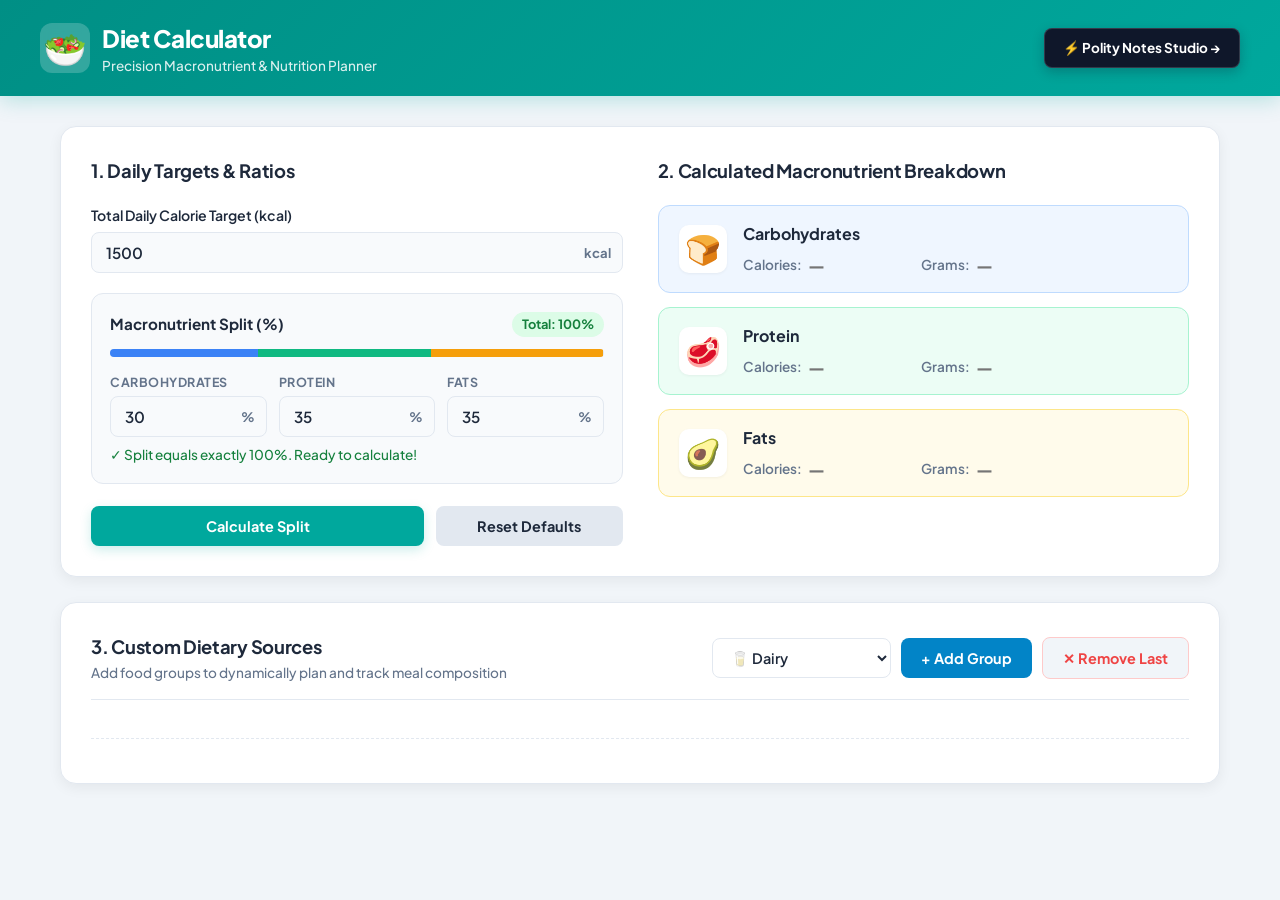
<file: public/index.html>
<!DOCTYPE html>
<html lang="en">
  <head>
    <meta charset="utf-8" />
    <meta name="viewport" content="width=device-width, initial-scale=1" />
    <link href="https://fonts.googleapis.com/css2?family=Plus+Jakarta+Sans:wght@400;500;600;700;800&family=Roboto:wght@400;500;700&display=swap" rel="stylesheet" />
    <meta name="theme-color" content="#00a89d" />
    <meta name="description" content="Dynamic Diet Calculator & Macro Nutrients Planner" />
    <link rel="stylesheet" href="../src/Script.css" />
    <link rel="shortcut icon" type="image/png" href="favicon.ico" />
    <title>Diet & Macro Nutrients Studio</title>
  </head>
  <body>
    <!-- APP HEADER -->
    <header class="app-header">
      <div class="header-inner">
        <div class="brand-zone">
          <div class="brand-icon">🥗</div>
          <div>
            <h1>Diet Calculator</h1>
            <p class="brand-subtitle">Precision Macronutrient & Nutrition Planner</p>
          </div>
        </div>
        
        <div class="studio-nav-wrapper">
          <a href="../src/builder.html" class="studio-nav-btn" target="_self">
            ⚡ Polity Notes Studio &rarr;
          </a>
        </div>
      </div>
    </header>

    <main class="main-layout">
      <!-- MAIN CALCULATOR CARD -->
      <section class="calculator-card">
        <form id="dietForm">
          <div class="calculator-grid">
            
            <!-- COLUMN 1: TARGETS & MACRO RATIOS -->
            <div class="calc-panel input-panel">
              <h2 class="panel-title">1. Daily Targets & Ratios</h2>
              
              <div class="input-group main-target">
                <label for="targetCalories">Total Daily Calorie Target (kcal)</label>
                <div class="input-with-affix">
                  <input id="targetCalories" name="CalorieIntake" type="number" value="1500" class="styled-input calorie-primary" />
                  <span class="input-affix">kcal</span>
                </div>
              </div>

              <div class="macro-ratios-box">
                <div class="macro-ratios-header">
                  <h3>Macronutrient Split (%)</h3>
                  <span id="ratioTracker" class="ratio-badge valid">Total: 100%</span>
                </div>

                <!-- LIVE PROGRESS RATIO BAR -->
                <div class="macro-ratio-bar">
                  <div id="barCarb" class="bar-segment carb" style="width: 30%;"></div>
                  <div id="barProtein" class="bar-segment protein" style="width: 35%;"></div>
                  <div id="barFat" class="bar-segment fat" style="width: 35%;"></div>
                </div>

                <div class="ratio-inputs-grid">
                  <div class="ratio-field carb-field">
                    <label for="carb-per">Carbohydrates</label>
                    <div class="input-with-affix">
                      <input type="number" id="carb-per" name="carb-per" value="30" class="styled-input macro-input" oninput="updateLiveRatios()" />
                      <span class="input-affix">%</span>
                    </div>
                  </div>

                  <div class="ratio-field protein-field">
                    <label for="protien-per">Protein</label>
                    <div class="input-with-affix">
                      <input type="number" id="protien-per" name="protien-per" value="35" class="styled-input macro-input" oninput="updateLiveRatios()" />
                      <span class="input-affix">%</span>
                    </div>
                  </div>

                  <div class="ratio-field fat-field">
                    <label for="fat-per">Fats</label>
                    <div class="input-with-affix">
                      <input type="number" id="fat-per" name="fat-per" value="35" class="styled-input macro-input" oninput="updateLiveRatios()" />
                      <span class="input-affix">%</span>
                    </div>
                  </div>
                </div>

                <p id="ratioAlert" class="helper-text">Ratios currently equal 100%.</p>
              </div>

              <div class="action-btn-row">
                <button type="button" class="btn btn-primary" onclick="calc(this.form)">Calculate Split</button>
                <button type="reset" class="btn btn-secondary" onclick="setTimeout(updateLiveRatios, 50)">Reset Defaults</button>
              </div>
            </div>

            <!-- COLUMN 2: CALCULATED BREAKDOWNS -->
            <div class="calc-panel results-panel">
              <h2 class="panel-title">2. Calculated Macronutrient Breakdown</h2>
              
              <div class="results-cards-grid">
                <!-- CARB CARD -->
                <div class="macro-result-card carb-card">
                  <div class="card-icon">🍞</div>
                  <div class="card-meta">
                    <h4>Carbohydrates</h4>
                    <div class="stat-row">
                      <span class="stat-label">Calories:</span>
                      <input name="CarbCalories" type="text" readonly class="stat-field" placeholder="—" />
                    </div>
                    <div class="stat-row">
                      <span class="stat-label">Grams:</span>
                      <input name="CarbGrams" type="text" readonly class="stat-field" placeholder="—" />
                    </div>
                  </div>
                </div>

                <!-- PROTEIN CARD -->
                <div class="macro-result-card protein-card">
                  <div class="card-icon">🥩</div>
                  <div class="card-meta">
                    <h4>Protein</h4>
                    <div class="stat-row">
                      <span class="stat-label">Calories:</span>
                      <input name="ProteinCalories" type="text" readonly class="stat-field" placeholder="—" />
                    </div>
                    <div class="stat-row">
                      <span class="stat-label">Grams:</span>
                      <input name="ProteinGrams" type="text" readonly class="stat-field" placeholder="—" />
                    </div>
                  </div>
                </div>

                <!-- FAT CARD -->
                <div class="macro-result-card fat-card">
                  <div class="card-icon">🥑</div>
                  <div class="card-meta">
                    <h4>Fats</h4>
                    <div class="stat-row">
                      <span class="stat-label">Calories:</span>
                      <input name="FatCalories" type="text" readonly class="stat-field" placeholder="—" />
                    </div>
                    <div class="stat-row">
                      <span class="stat-label">Grams:</span>
                      <input name="FatGrams" type="text" readonly class="stat-field" placeholder="—" />
                    </div>
                  </div>
                </div>
              </div>
            </div>

          </div>
        </form>
      </section>

      <!-- DYNAMIC FOOD SOURCES SECTION -->
      <section class="sources-card">
        <div class="sources-header">
          <div>
            <h2 class="panel-title" style="margin-bottom: 2px;">3. Custom Dietary Sources</h2>
            <p class="helper-text" style="margin: 0;">Add food groups to dynamically plan and track meal composition</p>
          </div>

          <div class="sources-controls">
            <select name="slec" id="select-source" class="styled-select">
              <option value="Dairy" selected>🥛 Dairy</option>
              <option value="Veg">🥦 Vegetables</option>
              <option value="Non-Veg">🍗 Poultry & Meat</option>
              <option value="Seeds">🌻 Seeds</option>
              <option value="Nuts">🥜 Nuts</option>
              <option value="Millets">🌾 Millets & Grains</option>
            </select>
            <button type="button" id="btnAdd" class="btn btn-add" onclick="AddDropDownList()">+ Add Group</button>
            <button type="button" class="btn btn-remove" onclick="btnRemove()">✕ Remove Last</button>
          </div>
        </div>

        <div id="dvContainer" class="sources-container"></div>
        <div class="total-bar">
          <div id="total-resources"></div>
        </div>
      </section>
    </main>

    <!-- LIVE VALIDATION & MACRO BAR SCRIPT -->
    <script>
      function updateLiveRatios() {
        const c = parseFloat(document.getElementById('carb-per').value) || 0;
        const p = parseFloat(document.getElementById('protien-per').value) || 0;
        const f = parseFloat(document.getElementById('fat-per').value) || 0;
        const total = c + p + f;

        const badge = document.getElementById('ratioTracker');
        const alertText = document.getElementById('ratioAlert');
        const barC = document.getElementById('barCarb');
        const barP = document.getElementById('barProtein');
        const barF = document.getElementById('barFat');

        badge.textContent = `Total: ${total}%`;

        const scale = total > 0 ? 100 / total : 1;
        barC.style.width = (c * scale) + '%';
        barP.style.width = (p * scale) + '%';
        barF.style.width = (f * scale) + '%';

        if (total === 100) {
          badge.className = 'ratio-badge valid';
          alertText.textContent = '✓ Split equals exactly 100%. Ready to calculate!';
          alertText.style.color = '#15803d';
        } else if (total > 100) {
          badge.className = 'ratio-badge invalid';
          alertText.textContent = `⚠ Exceeds 100% by ${(total - 100).toFixed(0)}%. Please reduce ratios.`;
          alertText.style.color = '#b91c1c';
        } else {
          badge.className = 'ratio-badge warning';
          alertText.textContent = `ℹ Needs ${(100 - total).toFixed(0)}% more to complete the 100% target.`;
          alertText.style.color = '#b45309';
        }
      }

      window.addEventListener('DOMContentLoaded', updateLiveRatios);
    </script>
    <script type="text/javascript" src="../src/bmr.js"></script>
    <script type="text/javascript" src="../src/resources.js"></script>
  </body>
</html>
</file>
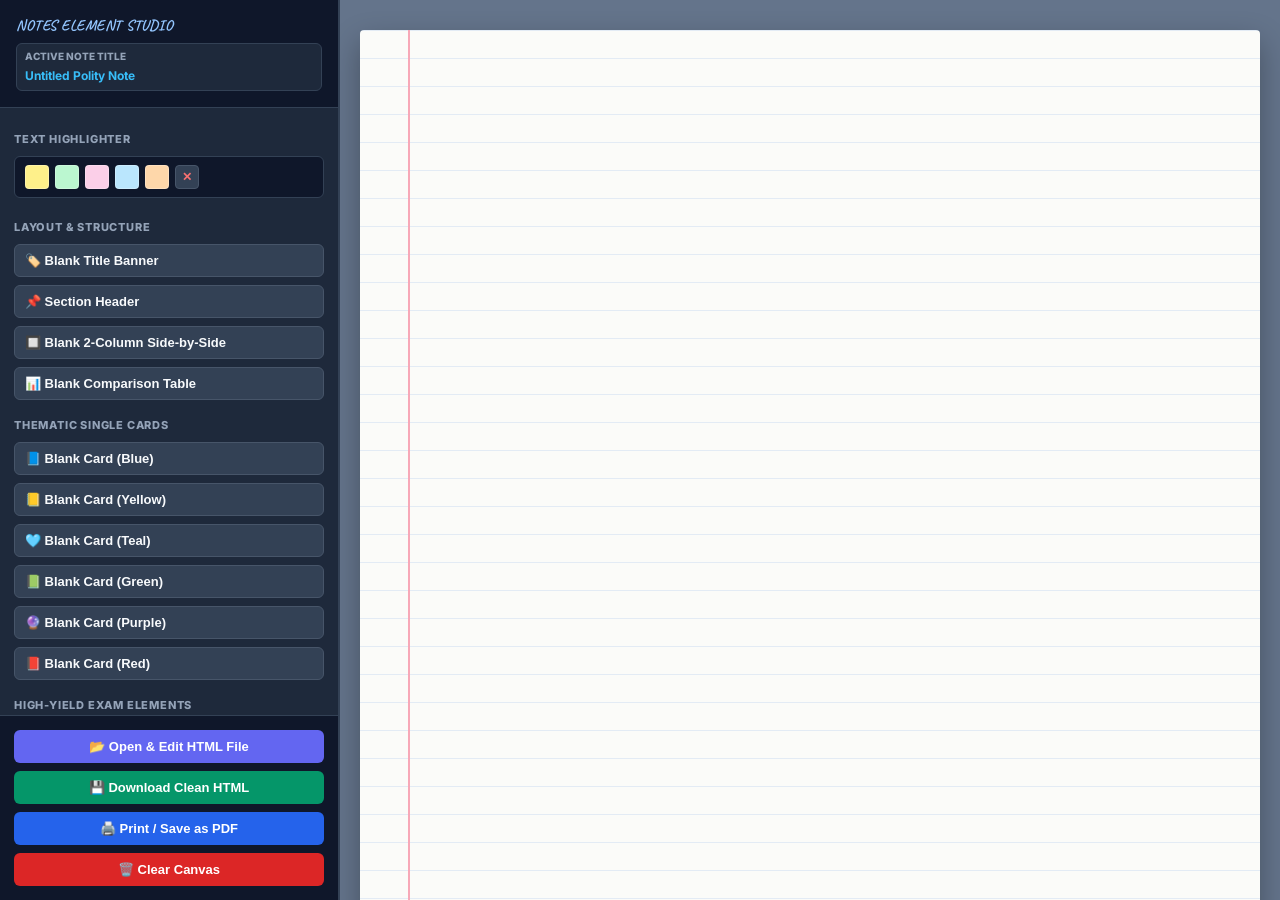
<file: src/builder.html>
<!DOCTYPE html>
<html lang="en">
<head>
  <meta charset="UTF-8">
  <meta name="viewport" content="width=device-width, initial-scale=1.0">
  <title>Notes Visual Builder Studio</title>
  <link href="https://fonts.googleapis.com/css2?family=Caveat:wght@600;700&family=Kalam:wght@300;400;700&family=Patrick+Hand&family=Inter:wght@400;500;700;900&display=swap" rel="stylesheet">
  <style>
    :root {
      --bg-page: #fbfbf9;
      --ruled-line: #e3ebf5;
      --margin-line: #f7a8b8;
      --ink-blue: #0f3870;
      --ink-dark: #1e293b;
      --ink-red: #b91c1c;
      --ink-green: #15803d;
      --ink-purple: #6b21a8;
      --ink-orange: #c2410c;
      --ink-yellow: #a16207;
      --ink-teal: #0f766e;
      --ink-cyan: #0369a1;
      --ink-indigo: #4338ca;
      --ink-rose: #be123c;
      --ink-amber: #b45309;
      --ink-emerald: #047857;
      --ink-violet: #7c2d12;
      --highlight-yellow: rgba(254, 240, 138, 0.85);
      --highlight-green: rgba(187, 247, 208, 0.75);
      --highlight-pink: rgba(251, 207, 232, 0.75);
      --highlight-blue: rgba(186, 230, 253, 0.75);
      --highlight-orange: rgba(254, 215, 170, 0.85);
      --sticky-yellow: #fef9c3;
      --sticky-pink: #ffe4e6;
      --sticky-blue: #e0f2fe;
      --shadow: 0 4px 12px rgba(0,0,0,0.06);
    }

    * { box-sizing: border-box; margin: 0; padding: 0; }

    body {
      background-color: #0f172a;
      font-family: 'Inter', sans-serif;
      display: flex;
      height: 100vh;
      overflow: hidden;
    }

    /* ================= SIDEBAR TOOLBOX ================= */
    .toolbox {
      width: 340px;
      min-width: 340px;
      background: #1e293b;
      color: #f8fafc;
      display: flex;
      flex-direction: column;
      border-right: 2px solid #334155;
      z-index: 100;
    }

    .toolbox-header {
      padding: 16px;
      background: #0f172a;
      border-bottom: 1px solid #334155;
    }

    .toolbox-header h2 {
      font-size: 15px;
      font-weight: 700;
      text-transform: uppercase;
      letter-spacing: 0.5px;
      color: #93c5fd;
    }

    /* Active File & Document Title Display */
    .doc-meta-box {
      margin-top: 8px;
      background: #1e293b;
      border: 1px solid #334155;
      border-radius: 6px;
      padding: 6px 8px;
    }
    .doc-meta-label {
      font-size: 10px;
      font-weight: 800;
      text-transform: uppercase;
      color: #94a3b8;
      display: block;
      margin-bottom: 2px;
    }
    .doc-meta-input {
      width: 100%;
      background: transparent;
      border: none;
      color: #38bdf8;
      font-family: inherit;
      font-size: 12px;
      font-weight: 700;
      outline: none;
    }
    .doc-meta-input:focus {
      color: #ffffff;
    }

    .toolbox-items {
      padding: 14px;
      overflow-y: auto;
      flex-grow: 1;
      display: flex;
      flex-direction: column;
      gap: 8px;
    }

    .tool-group-title {
      font-size: 11px;
      font-weight: 800;
      text-transform: uppercase;
      color: #94a3b8;
      letter-spacing: 0.8px;
      margin-top: 10px;
      margin-bottom: 2px;
    }

    .tool-btn {
      background: #334155;
      color: #f8fafc;
      padding: 8px 10px;
      border-radius: 6px;
      border: 1px solid #475569;
      cursor: pointer;
      text-align: left;
      font-size: 13px;
      font-weight: 600;
      display: flex;
      align-items: center;
      gap: 8px;
      transition: all 0.2s ease;
    }

    .tool-btn:hover {
      background: #2563eb;
      border-color: #60a5fa;
      transform: translateX(3px);
    }

    /* Sidebar Highlighter Bar */
    .sidebar-highlighter-row {
      display: flex;
      align-items: center;
      gap: 6px;
      background: #0f172a;
      padding: 8px 10px;
      border-radius: 6px;
      border: 1px solid #334155;
      margin-bottom: 4px;
    }
    .hl-palette-btn {
      width: 24px;
      height: 24px;
      border-radius: 4px;
      border: 1px solid rgba(255,255,255,0.25);
      cursor: pointer;
      display: flex;
      align-items: center;
      justify-content: center;
      font-size: 11px;
      font-weight: bold;
      transition: transform 0.15s ease;
    }
    .hl-palette-btn:hover {
      transform: scale(1.15);
    }
    .hl-clear-btn {
      background: #334155;
      color: #f87171;
      font-size: 12px;
      font-weight: 800;
      border: 1px solid #475569;
    }

    .actions-panel {
      padding: 14px;
      border-top: 1px solid #334155;
      background: #0f172a;
      display: flex;
      flex-direction: column;
      gap: 8px;
    }

    .action-btn {
      padding: 9px;
      border: none;
      border-radius: 6px;
      font-weight: 700;
      cursor: pointer;
      font-size: 13px;
      display: flex;
      align-items: center;
      justify-content: center;
      gap: 6px;
    }

    .btn-import { background: #6366f1; color: white; }
    .btn-import:hover { background: #818cf8; }
    .btn-export { background: #059669; color: white; }
    .btn-export:hover { background: #10b981; }
    .btn-print { background: #2563eb; color: white; }
    .btn-print:hover { background: #3b82f6; }
    .btn-clear { background: #dc2626; color: white; }
    .btn-clear:hover { background: #ef4444; }

    /* ================= FLOATING HIGHLIGHTER TOOLBAR ================= */
    #floatingHighlightToolbar {
      position: absolute;
      display: none;
      background: #0f172a;
      border: 1px solid #475569;
      border-radius: 8px;
      padding: 5px 8px;
      gap: 6px;
      align-items: center;
      box-shadow: 0 8px 24px rgba(0,0,0,0.35);
      z-index: 1000;
      user-select: none;
    }
    #floatingHighlightToolbar::after {
      content: '';
      position: absolute;
      bottom: -6px;
      left: 50%;
      transform: translateX(-50%);
      border-width: 6px 6px 0;
      border-style: solid;
      border-color: #0f172a transparent transparent transparent;
    }
    .floating-hl-label {
      font-size: 10px;
      font-weight: 800;
      text-transform: uppercase;
      color: #94a3b8;
      margin-right: 2px;
    }

    /* ================= DYNAMIC CANVAS ARCHITECTURE ================= */
    .canvas-wrapper {
      flex-grow: 1;
      background: #64748b;
      overflow-y: auto;
      overflow-x: hidden;
      padding: 30px 20px;
      display: flex;
      justify-content: center;
      align-items: flex-start;
      height: 100vh;
      position: relative;
    }

    .notebook-container {
      width: 100%;
      max-width: 980px;
      min-height: 1200px;
      height: auto;
      background-color: var(--bg-page);
      background-image: 
        linear-gradient(90deg, transparent 48px, var(--margin-line) 48px, var(--margin-line) 50px, transparent 50px),
        linear-gradient(var(--ruled-line) 1px, transparent 1px);
      background-size: 100% 28px, 100% 28px;
      background-repeat: repeat-y, repeat;
      padding: 35px 35px 80px 65px;
      border-radius: 4px;
      box-shadow: 0 12px 30px rgba(0,0,0,0.3);
      line-height: 28px;
      font-family: 'Kalam', cursive, sans-serif;
      color: var(--ink-dark);
      position: relative;
      margin-bottom: 50px;
    }

    /* Element Wrapper & Action Controls */
    .block-wrapper {
      position: relative;
      margin-bottom: 16px;
      break-inside: avoid;
    }

    .block-controls {
      position: absolute;
      top: -12px;
      right: 4px;
      display: none;
      gap: 4px;
      background: #0f172a;
      padding: 2px 6px;
      border-radius: 4px;
      z-index: 10;
    }

    .block-wrapper:hover .block-controls {
      display: flex;
    }

    .control-btn {
      background: none;
      border: none;
      color: #ffffff;
      cursor: pointer;
      font-size: 11px;
      padding: 2px 4px;
      font-family: sans-serif;
    }

    .control-btn:hover {
      color: #f87171;
    }

    /* CARD LOCAL TOOLBAR */
    .card-toolbar {
      display: flex;
      align-items: center;
      justify-content: space-between;
      gap: 6px;
      margin-bottom: 8px;
      background: #f1f5f9;
      padding: 4px 8px;
      border-radius: 4px;
      border: 1px dashed #cbd5e1;
      user-select: none;
    }

    .color-swatches {
      display: flex;
      align-items: center;
      gap: 5px;
    }

    .swatch {
      width: 14px;
      height: 14px;
      border-radius: 50%;
      cursor: pointer;
      border: 1px solid rgba(0,0,0,0.2);
    }

    .swatch:hover {
      transform: scale(1.25);
    }

    .card-actions {
      display: flex;
      gap: 4px;
      flex-wrap: wrap;
    }

    .card-tool-btn {
      background: #ffffff;
      border: 1px solid #cbd5e1;
      border-radius: 3px;
      font-size: 11px;
      font-weight: 700;
      color: #334155;
      padding: 2px 6px;
      cursor: pointer;
      font-family: 'Inter', sans-serif;
    }

    .card-tool-btn:hover {
      background: #e2e8f0;
      color: #0f172a;
    }

    /* Typography */
    h1, h2, h3, h4 { font-family: 'Caveat', cursive; font-weight: 700; }
    
    .title-section { text-align: center; border-bottom: 3px double var(--ink-blue); padding-bottom: 12px; margin-bottom: 20px; }
    .title-section h1 { font-size: 40px; color: var(--ink-blue); letter-spacing: 0.5px; line-height: 1.15; }
    .title-section .subtitle { font-size: 20px; color: var(--ink-red); font-family: 'Patrick Hand', cursive; }
    .badge-tag { display: inline-block; background: var(--ink-purple); color: #fff; padding: 2px 14px; border-radius: 12px; font-family: 'Inter', sans-serif; font-size: 11.5px; font-weight: 800; margin-top: 4px; }

    .section-header { font-size: 26px; color: var(--ink-red); margin: 24px 0 10px 0; display: flex; align-items: center; border-bottom: 2px dashed rgba(185, 28, 28, 0.4); padding-bottom: 2px; }
    .section-header span { background: var(--highlight-yellow); padding: 0 8px; border-radius: 4px; }

    /* Grids */
    .grid-2 { display: grid; grid-template-columns: 1fr 1fr; gap: 18px; margin-bottom: 12px; }
    .grid-3 { display: grid; grid-template-columns: 1fr 1fr 1fr; gap: 14px; margin-bottom: 12px; }
    .grid-col { display: flex; flex-direction: column; }

    /* Thematic Cards */
    .card-note { background: rgba(255,255,255,0.88); border: 1.5px solid #cbd5e1; border-radius: 6px; padding: 12px 16px; box-shadow: var(--shadow); margin-bottom: 12px; }
    .card-note.blue   { border-left: 5px solid var(--ink-blue); }
    .card-note.green  { border-left: 5px solid var(--ink-green); }
    .card-note.purple { border-left: 5px solid var(--ink-purple); }
    .card-note.red    { border-left: 5px solid var(--ink-red); }
    .card-note.orange { border-left: 5px solid var(--ink-orange); }
    .card-note.yellow { border-left: 5px solid var(--ink-yellow); }
    .card-note.teal   { border-left: 5px solid var(--ink-teal); }
    .card-note.cyan   { border-left: 5px solid var(--ink-cyan); }
    .card-note.indigo { border-left: 5px solid var(--ink-indigo); }
    .card-note.rose   { border-left: 5px solid var(--ink-rose); }
    .card-note.amber  { border-left: 5px solid var(--ink-amber); }

    .bullet-list { list-style: none; padding-left: 2px; }
    .bullet-list li { margin-bottom: 5px; position: relative; padding-left: 22px; font-size: 16px; line-height: 24px; min-height: 24px; }
    .bullet-list li::before { content: "➔"; position: absolute; left: 0; color: var(--ink-blue); font-weight: bold; }

    .sub-point { margin-left: 18px; padding-left: 10px; border-left: 2px dashed #94a3b8; font-size: 15px; line-height: 22px; margin-top: 4px; margin-bottom: 8px; min-height: 22px; }
    
    /* Regular text block wrapper with hover delete */
    .regular-text-block {
      position: relative;
      margin: 8px 0;
      padding: 4px 28px 4px 4px;
      border-radius: 4px;
      transition: background 0.15s ease;
    }
    .regular-text-block:hover {
      background: rgba(241, 245, 249, 0.6);
    }
    .regular-text-content {
      font-size: 16px;
      line-height: 24px;
      color: var(--ink-dark);
      outline: none;
      min-height: 24px;
    }
    .text-del-btn {
      position: absolute;
      top: 4px;
      right: 4px;
      background: rgba(15, 23, 42, 0.7);
      color: #ffffff;
      border: none;
      border-radius: 50%;
      width: 18px;
      height: 18px;
      font-size: 11px;
      font-weight: bold;
      cursor: pointer;
      display: none;
      align-items: center;
      justify-content: center;
      line-height: 1;
      user-select: none;
      z-index: 10;
    }
    .regular-text-block:hover .text-del-btn {
      display: flex;
    }
    .text-del-btn:hover {
      background: #dc2626;
    }

    /* Sticky Notes & Built-in Delete Controls */
    .sticky { 
      position: relative;
      padding: 14px 16px; 
      border-radius: 2px; 
      box-shadow: 2px 4px 10px rgba(0,0,0,0.1); 
      transform: rotate(-0.5deg); 
      margin: 12px 0; 
      font-size: 15.5px; 
      line-height: 22px; 
      font-family: 'Patrick Hand', cursive; 
    }
    .sticky.yellow { background: var(--sticky-yellow); border-top: 8px solid #fef08a; }
    .sticky.pink { background: var(--sticky-pink); border-top: 8px solid #fbcfe8; transform: rotate(0.6deg); }
    .sticky.blue { background: var(--sticky-blue); border-top: 8px solid #bae6fd; }

    .sticky-del-btn {
      position: absolute;
      top: 4px;
      right: 6px;
      background: rgba(15, 23, 42, 0.7);
      color: #ffffff;
      border: none;
      border-radius: 50%;
      width: 18px;
      height: 18px;
      font-size: 11px;
      font-weight: bold;
      cursor: pointer;
      display: none;
      align-items: center;
      justify-content: center;
      line-height: 1;
      user-select: none;
      z-index: 10;
    }
    .sticky:hover .sticky-del-btn {
      display: flex;
    }
    .sticky-del-btn:hover {
      background: #dc2626;
    }

    /* Highlight Spans */
    .hl-yellow { background: var(--highlight-yellow); padding: 1px 4px; border-radius: 3px; }
    .hl-green  { background: var(--highlight-green); padding: 1px 4px; border-radius: 3px; }
    .hl-pink   { background: var(--highlight-pink); padding: 1px 4px; border-radius: 3px; }
    .hl-blue   { background: var(--highlight-blue); padding: 1px 4px; border-radius: 3px; }
    .hl-orange { background: var(--highlight-orange); padding: 1px 4px; border-radius: 3px; }

    /* Dropdowns */
    .reveal-box { margin-top: 8px; border-radius: 5px; overflow: hidden; }
    .reveal-box summary { cursor: pointer; user-select: none; font-family: 'Inter', sans-serif; font-size: 13.5px; font-weight: 700; color: #1e40af; background: #eff6ff; border: 1px dashed #93c5fd; padding: 6px 12px; border-radius: 5px; outline: none; transition: background 0.2s ease; list-style: none; display: flex; align-items: center; gap: 6px; }
    .reveal-box summary::-webkit-details-marker { display: none; }
    .reveal-box summary::before { content: "▶"; font-size: 11px; color: #2563eb; transition: transform 0.2s ease; }
    .reveal-box[open] summary::before { transform: rotate(90deg); }
    .reveal-box[open] summary { background: #dbeafe; border-bottom-left-radius: 0; border-bottom-right-radius: 0; }
    .reveal-content { background: #f8fafc; border: 1px dashed #93c5fd; border-top: none; padding: 8px 12px; border-bottom-left-radius: 5px; border-bottom-right-radius: 5px; }

    /* MCQ Cards */
    .mcq-card { background: #ffffff; border: 1px solid #cbd5e1; border-left: 5px solid #2563eb; border-radius: 6px; padding: 12px 14px; margin-bottom: 12px; box-shadow: 2px 2px 5px rgba(0,0,0,0.04); }
    .mcq-badge { display: inline-block; font-size: 11px; font-weight: 700; text-transform: uppercase; background-color: #dbeafe; color: #1e40af; padding: 2px 7px; border-radius: 4px; margin-bottom: 6px; font-family: 'Inter', sans-serif; }
    .mcq-options { margin: 6px 0 8px 14px; font-size: 14.5px; line-height: 22px; }

    /* Tables */
    .hand-table { width: 100%; border-collapse: collapse; margin: 10px 0 16px 0; background: rgba(255,255,255,0.85); font-size: 15px; }
    .hand-table th, .hand-table td { border: 1px solid #94a3b8; padding: 7px 10px; text-align: left; line-height: 20px; }
    .hand-table th { background: #e2e8f0; color: var(--ink-blue); font-family: 'Caveat', cursive; font-size: 19px; }

    /* Exam Traps */
    .exam-trick { background: #fff1f2; border: 2px dashed var(--ink-red); border-radius: 8px; padding: 14px 18px; margin: 16px 0; position: relative; }
    .exam-trick::before { content: "⚡ TOPPER'S RED ALERT: CONSTITUTIONAL TRAPS ⚡"; font-family: 'Inter', sans-serif; font-size: 11px; font-weight: 800; color: var(--ink-red); position: absolute; top: -11px; left: 18px; background: #fff; padding: 0 8px; border: 1px solid var(--ink-red); border-radius: 4px; }

    /* Mains Section Styling */
    .mains-section { background: #fffafa; border: 2px solid #7f1d1d; border-radius: 8px; padding: 20px 20px 14px 20px; margin: 24px 0 10px 0; position: relative; box-shadow: 0 5px 15px rgba(127, 29, 29, 0.08); }
    .mains-section::before { content: "✍ APPSC MAINS PRACTICE & PREVIOUS YEAR QUESTIONS (PYQs)"; font-family: 'Inter', sans-serif; font-size: 11.5px; font-weight: 900; letter-spacing: 0.5px; color: #ffffff; position: absolute; top: -12px; left: 20px; background: #991b1b; padding: 2px 12px; border-radius: 4px; box-shadow: 0 2px 6px rgba(0,0,0,0.15); }
    .hl-dark-red { background-color: #991b1b; color: #ffffff; padding: 1px 7px; border-radius: 4px; font-weight: bold; font-size: 14px; display: inline-block; font-family: 'Inter', sans-serif; }
    
    .mains-q-item { 
      position: relative; 
      margin-bottom: 14px; 
      border-bottom: 1px dashed rgba(153, 27, 27, 0.25); 
      padding-bottom: 12px; 
    }
    .mains-q-item:last-child { border-bottom: none; margin-bottom: 0; padding-bottom: 0; }
    .mains-q-title { font-size: 17px; color: #7f1d1d; font-weight: 700; line-height: 24px; padding-right: 40px; }
    .mains-framework { font-size: 15px; color: #334155; margin-top: 4px; padding-left: 10px; border-left: 2.5px solid #991b1b; line-height: 22px; }

    .mains-box-toolbar {
      display: flex;
      justify-content: flex-end;
      margin-top: 10px;
      padding-top: 8px;
      border-top: 1px solid rgba(153, 27, 27, 0.15);
      user-select: none;
    }

    .mains-item-controls {
      position: absolute;
      top: 0;
      right: 0;
      display: none;
      gap: 3px;
    }
    .mains-q-item:hover .mains-item-controls {
      display: flex;
    }

    /* Print settings */
    @media print {
      body { background: none; }
      .toolbox, .card-toolbar, .mains-box-toolbar, .mains-item-controls, .sticky-del-btn, .text-del-btn, #floatingHighlightToolbar { display: none !important; }
      .canvas-wrapper { padding: 0; background: none; height: auto; overflow: visible; }
      .block-controls { display: none !important; }
      .reveal-box { display: block !important; }
      .reveal-box summary { display: none !important; }
      .reveal-content { display: block !important; border-top: 1px dashed #93c5fd !important; }
      .notebook-container { box-shadow: none; width: 100%; max-width: 100%; padding: 10px 15px 15px 45px; margin-bottom: 0; }
    }
  </style>
</head>
<body>

  <!-- LEFT TOOLBOX -->
  <aside class="toolbox">
    <div class="toolbox-header">
      <h2>Notes Element Studio</h2>
      <div class="doc-meta-box">
        <label class="doc-meta-label" for="docTitleInput">Active Note Title</label>
        <input type="text" id="docTitleInput" class="doc-meta-input" value="Untitled Polity Note" placeholder="Enter title or let canvas auto-detect..." oninput="syncManualTitle(this.value)">
      </div>
    </div>
    
    <div class="toolbox-items">
      <!-- HIGHLIGHTER PALETTE IN SIDEBAR -->
      <div class="tool-group-title">Text Highlighter</div>
      <div class="sidebar-highlighter-row">
        <button class="hl-palette-btn" style="background:#fef08a;" title="Highlight Yellow" onmousedown="handleHighlightClick(event, 'hl-yellow')"></button>
        <button class="hl-palette-btn" style="background:#bbf7d0;" title="Highlight Green" onmousedown="handleHighlightClick(event, 'hl-green')"></button>
        <button class="hl-palette-btn" style="background:#fbcfe8;" title="Highlight Pink" onmousedown="handleHighlightClick(event, 'hl-pink')"></button>
        <button class="hl-palette-btn" style="background:#bae6fd;" title="Highlight Blue" onmousedown="handleHighlightClick(event, 'hl-blue')"></button>
        <button class="hl-palette-btn" style="background:#fed7aa;" title="Highlight Orange" onmousedown="handleHighlightClick(event, 'hl-orange')"></button>
        <button class="hl-palette-btn hl-clear-btn" title="Remove Highlight" onmousedown="handleClearHighlightClick(event)">✕</button>
      </div>

      <div class="tool-group-title">Layout & Structure</div>
      <button class="tool-btn" onclick="insertBlock('banner')">🏷️ Blank Title Banner</button>
      <button class="tool-btn" onclick="insertBlock('header')">📌 Section Header</button>
      <button class="tool-btn" onclick="insertBlock('grid-2')">🔲 Blank 2-Column Side-by-Side</button>
      <button class="tool-btn" onclick="insertBlock('table-blank')">📊 Blank Comparison Table</button>

      <div class="tool-group-title">Thematic Single Cards</div>
      <button class="tool-btn" onclick="insertBlock('card-blue')">📘 Blank Card (Blue)</button>
      <button class="tool-btn" onclick="insertBlock('card-yellow')">📒 Blank Card (Yellow)</button>
      <button class="tool-btn" onclick="insertBlock('card-teal')">🩵 Blank Card (Teal)</button>
      <button class="tool-btn" onclick="insertBlock('card-green')">📗 Blank Card (Green)</button>
      <button class="tool-btn" onclick="insertBlock('card-purple')">🔮 Blank Card (Purple)</button>
      <button class="tool-btn" onclick="insertBlock('card-red')">📕 Blank Card (Red)</button>

      <div class="tool-group-title">High-Yield Exam Elements</div>
      <button class="tool-btn" onclick="insertBlock('sticky-yellow')">📌 Blank Sticky Note (Yellow)</button>
      <button class="tool-btn" onclick="insertBlock('sticky-pink')">📌 Blank Sticky Note (Pink)</button>
      <button class="tool-btn" onclick="insertBlock('exam-trap')">⚡ Blank Exam Trap Box</button>
      <button class="tool-btn" onclick="insertBlock('mcq-dropdown')">❓ Blank Prelims MCQ (Dropdown)</button>

      <div class="tool-group-title">Mains Engine</div>
      <button class="tool-btn" onclick="insertMainsQuestion()">✍️ Add Mains Question (Q1, Q2...)</button>
    </div>

    <!-- Hidden file input for importing existing notes -->
    <input type="file" id="htmlFileInput" accept=".html,.htm" style="display: none;" onchange="handleFileSelect(event)">

    <div class="actions-panel">
      <button class="action-btn btn-import" onclick="document.getElementById('htmlFileInput').click()">📂 Open & Edit HTML File</button>
      <button class="action-btn btn-export" onclick="exportCleanHTML()">💾 Download Clean HTML</button>
      <button class="action-btn btn-print" onclick="window.print()">🖨️ Print / Save as PDF</button>
      <button class="action-btn btn-clear" onclick="clearCanvas()">🗑️ Clear Canvas</button>
    </div>
  </aside>

  <!-- WORKSPACE CANVAS -->
  <main class="canvas-wrapper" id="canvasWrapper">
    <!-- FLOATING HIGHLIGHT POPUP TOOLBAR -->
    <div id="floatingHighlightToolbar">
      <span class="floating-hl-label">Highlight:</span>
      <button class="hl-palette-btn" style="background:#fef08a;" title="Yellow" onmousedown="handleHighlightClick(event, 'hl-yellow')"></button>
      <button class="hl-palette-btn" style="background:#bbf7d0;" title="Green" onmousedown="handleHighlightClick(event, 'hl-green')"></button>
      <button class="hl-palette-btn" style="background:#fbcfe8;" title="Pink" onmousedown="handleHighlightClick(event, 'hl-pink')"></button>
      <button class="hl-palette-btn" style="background:#bae6fd;" title="Blue" onmousedown="handleHighlightClick(event, 'hl-blue')"></button>
      <button class="hl-palette-btn" style="background:#fed7aa;" title="Orange" onmousedown="handleHighlightClick(event, 'hl-orange')"></button>
      <button class="hl-palette-btn hl-clear-btn" title="Remove Highlight" onmousedown="handleClearHighlightClick(event)">✕</button>
    </div>

    <div class="notebook-container" id="editorCanvas"></div>
  </main>

  <script>
    let importedFileName = null;
    let manualTitleOverride = null;

    function syncManualTitle(val) {
      manualTitleOverride = val.trim() || null;
    }

    /* Intelligent Title Extraction from Document Canvas */
    function resolveDocumentTitle() {
      if (manualTitleOverride) return manualTitleOverride;

      const canvas = document.getElementById('editorCanvas');
      // 1. Search for main Title banner h1
      const mainH1 = canvas.querySelector('.title-section h1');
      if (mainH1 && mainH1.innerText.trim() && mainH1.innerText.trim() !== 'Main Title Here') {
        return mainH1.innerText.trim();
      }

      // 2. Search for first Section Header
      const firstSectionHeader = canvas.querySelector('.section-header span');
      if (firstSectionHeader && firstSectionHeader.innerText.trim() && firstSectionHeader.innerText.trim() !== 'Section Header') {
        return firstSectionHeader.innerText.trim();
      }

      // 3. Search for any card h3
      const firstCardH3 = canvas.querySelector('.card-note h3');
      if (firstCardH3 && firstCardH3.innerText.trim() && firstCardH3.innerText.trim() !== 'Card Title') {
        return firstCardH3.innerText.trim();
      }

      // 4. Fallback to imported filename (without .html extension) or generic title
      if (importedFileName) {
        return importedFileName.replace(/\.[^/.]+$/, '').replace(/_/g, ' ');
      }

      return 'Polity Study Notes';
    }

    function updateTitleUI() {
      const titleInput = document.getElementById('docTitleInput');
      if (!manualTitleOverride) {
        titleInput.value = resolveDocumentTitle();
      }
    }

    // Auto-update document title preview on input inside the canvas
    document.getElementById('editorCanvas').addEventListener('input', function() {
      if (!manualTitleOverride) {
        updateTitleUI();
      }
    });

    /* ========================================================
       TEXT HIGHLIGHTING & REMOVAL ENGINE
       ======================================================== */
    function handleHighlightClick(e, colorClass) {
      e.preventDefault();
      applyHighlight(colorClass);
      hideFloatingToolbar();
    }

    function handleClearHighlightClick(e) {
      e.preventDefault();
      removeHighlight();
      hideFloatingToolbar();
    }

    function applyHighlight(colorClass) {
      const selection = window.getSelection();
      if (!selection.rangeCount || selection.isCollapsed) return;

      const range = selection.getRangeAt(0);
      const span = document.createElement('span');
      span.className = colorClass;

      try {
        range.surroundContents(span);
      } catch (err) {
        const extracted = range.extractContents();
        extracted.querySelectorAll('[class*="hl-"]').forEach(el => {
          while (el.firstChild) el.parentNode.insertBefore(el.firstChild, el);
          el.remove();
        });
        span.appendChild(extracted);
        range.insertNode(span);
      }

      selection.removeAllRanges();
      const newRange = document.createRange();
      newRange.selectNodeContents(span);
      selection.addRange(newRange);
    }

    function removeHighlight() {
      const selection = window.getSelection();
      if (!selection.rangeCount) return;

      const range = selection.getRangeAt(0);
      const currentEl = selection.anchorNode.nodeType === 3 ? selection.anchorNode.parentElement : selection.anchorNode;

      const parentHl = currentEl.closest('[class*="hl-"]');
      if (parentHl) {
        const parent = parentHl.parentNode;
        while (parentHl.firstChild) {
          parent.insertBefore(parentHl.firstChild, parentHl);
        }
        parentHl.remove();
        parent.normalize();
        return;
      }

      const cloned = range.cloneContents();
      if (cloned.querySelector('[class*="hl-"]')) {
        const extracted = range.extractContents();
        extracted.querySelectorAll('[class*="hl-"]').forEach(el => {
          while (el.firstChild) el.parentNode.insertBefore(el.firstChild, el);
          el.remove();
        });
        range.insertNode(extracted);
      }
    }

    /* Floating Toolbar Positioning */
    const floatingToolbar = document.getElementById('floatingHighlightToolbar');
    const canvasWrapper = document.getElementById('canvasWrapper');

    function updateFloatingToolbar() {
      const selection = window.getSelection();
      if (!selection.rangeCount || selection.isCollapsed) {
        hideFloatingToolbar();
        return;
      }

      const anchorEl = selection.anchorNode.nodeType === 3 ? selection.anchorNode.parentElement : selection.anchorNode;
      if (!anchorEl || !anchorEl.closest('#editorCanvas')) {
        hideFloatingToolbar();
        return;
      }

      const range = selection.getRangeAt(0);
      const rect = range.getBoundingClientRect();
      const wrapperRect = canvasWrapper.getBoundingClientRect();

      if (rect.width === 0 && rect.height === 0) {
        hideFloatingToolbar();
        return;
      }

      const topPos = rect.top - wrapperRect.top + canvasWrapper.scrollTop - 48;
      const leftPos = rect.left - wrapperRect.left + canvasWrapper.scrollLeft + (rect.width / 2);

      floatingToolbar.style.top = `${topPos}px`;
      floatingToolbar.style.left = `${leftPos}px`;
      floatingToolbar.style.transform = 'translateX(-50%)';
      floatingToolbar.style.display = 'flex';
    }

    function hideFloatingToolbar() {
      if (floatingToolbar) {
        floatingToolbar.style.display = 'none';
      }
    }

    document.addEventListener('mouseup', function(e) {
      if (floatingToolbar.contains(e.target)) return;
      setTimeout(updateFloatingToolbar, 10);
    });

    document.addEventListener('keyup', function(e) {
      if (e.key === 'ArrowLeft' || e.key === 'ArrowRight' || e.key === 'ArrowUp' || e.key === 'ArrowDown') {
        setTimeout(updateFloatingToolbar, 10);
      }
    });

    canvasWrapper.addEventListener('scroll', hideFloatingToolbar);

    /* ========================================================
       ELEMENT GENERATORS & TEMPLATES
       ======================================================== */
    function getStickyDeleteButtonHTML() {
      return `<button class="sticky-del-btn" contenteditable="false" onclick="this.closest('.sticky').remove()">✕</button>`;
    }

    function getTextBlockHTML(text = 'Write regular text here...') {
      return `
        <div class="regular-text-block">
          <button class="text-del-btn" contenteditable="false" onclick="this.closest('.regular-text-block').remove()">✕</button>
          <div class="regular-text-content" contenteditable="true">${text}</div>
        </div>
      `;
    }

    function getCardToolbarHTML() {
      return `
        <div class="card-toolbar" contenteditable="false">
          <div class="color-swatches">
            <span style="font-size:10px; font-weight:700; color:#64748b; margin-right:3px;">INK:</span>
            <div class="swatch" style="background:#0f3870;" onclick="changeCardColor(this, 'blue')"></div>
            <div class="swatch" style="background:#a16207;" onclick="changeCardColor(this, 'yellow')"></div>
            <div class="swatch" style="background:#0f766e;" onclick="changeCardColor(this, 'teal')"></div>
            <div class="swatch" style="background:#15803d;" onclick="changeCardColor(this, 'green')"></div>
            <div class="swatch" style="background:#6b21a8;" onclick="changeCardColor(this, 'purple')"></div>
            <div class="swatch" style="background:#b91c1c;" onclick="changeCardColor(this, 'red')"></div>
            <div class="swatch" style="background:#be123c;" onclick="changeCardColor(this, 'rose')"></div>
            <div class="swatch" style="background:#b45309;" onclick="changeCardColor(this, 'amber')"></div>
          </div>
          <div class="card-actions">
            <button class="card-tool-btn" onclick="addBulletToCard(this)">+ Bullet</button>
            <button class="card-tool-btn" onclick="addSubpointToCard(this)">+ Sub-point</button>
            <button class="card-tool-btn" onclick="addTextToCard(this)">+ Text Block</button>
            <button class="card-tool-btn" onclick="addStickyToCard(this, 'yellow')" style="background:#fef9c3; border-color:#fef08a;">+ 🟡 Sticky</button>
            <button class="card-tool-btn" onclick="addStickyToCard(this, 'pink')" style="background:#ffe4e6; border-color:#fbcfe8;">+ 🌸 Sticky</button>
          </div>
        </div>
      `;
    }

    function getMainsBoxToolbarHTML() {
      return `
        <div class="mains-box-toolbar" contenteditable="false">
          <button class="card-tool-btn" onclick="insertMainsQuestionDirect(this)" style="background:#fee2e2; border-color:#f87171; color:#991b1b;">
            + Add Another Question to this Section
          </button>
        </div>
      `;
    }

    function getSingleMainsQuestionItemHTML(qNum) {
      return `
        <div class="mains-q-item">
          <div class="mains-item-controls" contenteditable="false">
            <button class="control-btn" style="background:#991b1b;" onclick="this.closest('.mains-q-item').remove()">✕</button>
          </div>
          <div class="mains-q-title" contenteditable="true">
            <span class="hl-dark-red">Mains Practice • 10 Marks</span> 
            <strong>Q${qNum}. "Write descriptive analytical question statement here."</strong>
          </div>
          <details class="reveal-box" style="margin-top:8px;">
            <summary>View Model Answer Structuring Framework</summary>
            <div class="reveal-content">
              <div class="mains-framework" contenteditable="true" style="background-color: #ffffff; padding: 8px 10px; margin-top: 2px;">
                <strong>Answer Framework:</strong><br>
                • <em>Introduction:</em> Contextualize the constitutional articles and core premise.<br>
                • <em>Core Analysis / Judicial Evolution:</em> Add landmark cases and constitutional amendments.<br>
                • <em>Conclusion & Way Forward:</em> Provide actionable policy/constitutional remedies.
              </div>
            </div>
          </details>
        </div>
      `;
    }

    const templates = {
      banner: `
        <div class="title-section" contenteditable="true">
          <div class="badge-tag">EXAM TAG / PAPER SPECIFICATION</div>
          <h1>Main Title Here</h1>
          <div class="subtitle">Subtitle • Scope of Topic • Core Jurisprudence</div>
        </div>`,

      header: `
        <div class="section-header" contenteditable="true">
          <span>Section Header</span>
        </div>`,
      
      'grid-2': `
        <div class="grid-2">
          <div class="grid-col" id="col1">
            <div class="card-note blue">
              ${getCardToolbarHTML()}
              <h3 contenteditable="true" style="color:var(--ink-blue); font-size:20px;">Column 1 Title</h3>
              <ul class="bullet-list" contenteditable="true">
                <li><strong>Point 1:</strong> Description...</li>
                <div class="sub-point">▫ <strong>Detail / Note:</strong> Elaboration...</div>
              </ul>
            </div>
          </div>
          <div class="grid-col" id="col2">
            <div class="card-note green">
              ${getCardToolbarHTML()}
              <h3 contenteditable="true" style="color:var(--ink-green); font-size:20px;">Column 2 Title</h3>
              <ul class="bullet-list" contenteditable="true">
                <li><strong>Point 1:</strong> Description...</li>
                <div class="sub-point">▫ <strong>Detail / Note:</strong> Elaboration...</div>
              </ul>
            </div>
          </div>
        </div>`,

      'card-blue': `<div class="card-note blue">${getCardToolbarHTML()}<h3 contenteditable="true" style="color:var(--ink-blue); font-size:20px;">Card Title</h3><ul class="bullet-list" contenteditable="true"><li><strong>Core Provision:</strong> Description...</li><div class="sub-point">▫ <strong>Detail / Note:</strong> Details...</div></ul></div>`,
      'card-yellow': `<div class="card-note yellow">${getCardToolbarHTML()}<h3 contenteditable="true" style="color:var(--ink-yellow); font-size:20px;">Card Title</h3><ul class="bullet-list" contenteditable="true"><li><strong>Core Provision:</strong> Description...</li><div class="sub-point">▫ <strong>Detail / Note:</strong> Details...</div></ul></div>`,
      'card-teal': `<div class="card-note teal">${getCardToolbarHTML()}<h3 contenteditable="true" style="color:var(--ink-teal); font-size:20px;">Card Title</h3><ul class="bullet-list" contenteditable="true"><li><strong>Core Provision:</strong> Description...</li><div class="sub-point">▫ <strong>Detail / Note:</strong> Details...</div></ul></div>`,
      'card-green': `<div class="card-note green">${getCardToolbarHTML()}<h3 contenteditable="true" style="color:var(--ink-green); font-size:20px;">Card Title</h3><ul class="bullet-list" contenteditable="true"><li><strong>Core Provision:</strong> Description...</li><div class="sub-point">▫ <strong>Detail / Note:</strong> Details...</div></ul></div>`,
      'card-purple': `<div class="card-note purple">${getCardToolbarHTML()}<h3 contenteditable="true" style="color:var(--ink-purple); font-size:20px;">Card Title</h3><ul class="bullet-list" contenteditable="true"><li><strong>Core Provision:</strong> Description...</li><div class="sub-point">▫ <strong>Detail / Note:</strong> Details...</div></ul></div>`,
      'card-red': `<div class="card-note red">${getCardToolbarHTML()}<h3 contenteditable="true" style="color:var(--ink-red); font-size:20px;">Card Title</h3><ul class="bullet-list" contenteditable="true"><li><strong>Core Provision:</strong> Description...</li><div class="sub-point">▫ <strong>Detail / Note:</strong> Details...</div></ul></div>`,
      
      'sticky-yellow': `<div class="sticky yellow">${getStickyDeleteButtonHTML()}<div contenteditable="true">📌 <strong>Exam Catch / Summary Note:</strong><br>Write shortcut or caveats here.</div></div>`,
      'sticky-pink': `<div class="sticky pink">${getStickyDeleteButtonHTML()}<div contenteditable="true">📌 <strong>Recent Case Law / Amendment Linkage:</strong><br>Add recent bench verdict here.</div></div>`,
      
      'exam-trap': `<div class="exam-trick"><ul class="bullet-list" contenteditable="true" style="margin-top:2px;"><li><strong>TRAP: "Common incorrect statement."</strong> ➔ <strong>WRONG!</strong><div class="sub-point">▫ <strong>Constitutional Mandate:</strong> Reason why...</div></li></ul></div>`,
      'mcq-dropdown': `
        <div class="mcq-card">
          <span class="mcq-badge" contenteditable="true">EXAM BADGE</span>
          <div contenteditable="true" style="font-weight: 600; font-size: 15px; margin-bottom: 4px;">Q. Question prompt?</div>
          <div class="mcq-options" contenteditable="true">1) Option 1<br>2) Option 2<br>3) Option 3<br>4) Option 4</div>
          <details class="reveal-box">
            <summary>Show Answer & Constitutional Catch</summary>
            <div class="reveal-content"><div contenteditable="true" style="background-color: #ffffff; padding: 8px 10px; margin-top: 2px;">➔ <strong>Correct Answer:</strong> <span class="hl-pink">Option 1</span><br>▫ <strong>Explanation:</strong> Explanation here...</div></div>
          </details>
        </div>`,
      'table-blank': `
        <table class="hand-table" contenteditable="true" style="margin: 10px 0 12px 0; font-size: 14px;">
          <thead><tr><th style="width: 25%;">Parameter</th><th style="width: 37.5%;">Category A</th><th style="width: 37.5%;">Category B</th></tr></thead>
          <tbody><tr><td><strong>Dimension 1</strong></td><td>Details...</td><td>Details...</td></tr></tbody>
        </table>`
    };

    function wrapInBlock(htmlContent) {
      const wrapper = document.createElement('div');
      wrapper.className = 'block-wrapper';
      wrapper.innerHTML = `
        <div class="block-controls">
          <button class="control-btn" onclick="moveUp(this)">▲</button>
          <button class="control-btn" onclick="moveDown(this)">▼</button>
          <button class="control-btn" onclick="deleteBlock(this)">✕</button>
        </div>
        ${htmlContent}
      `;
      return wrapper;
    }

    function insertBlock(type) {
      const canvas = document.getElementById('editorCanvas');
      const block = wrapInBlock(templates[type]);
      canvas.appendChild(block);
      block.scrollIntoView({ behavior: 'smooth', block: 'end' });
      updateTitleUI();
    }

    function insertMainsQuestion() {
      const canvas = document.getElementById('editorCanvas');
      let mainsSection = canvas.querySelector('.mains-section');
      if (!mainsSection) {
        const initialHTML = `
          <div class="mains-section">
            ${getSingleMainsQuestionItemHTML(1)}
            ${getMainsBoxToolbarHTML()}
          </div>
        `;
        const block = wrapInBlock(initialHTML);
        canvas.appendChild(block);
        block.scrollIntoView({ behavior: 'smooth', block: 'end' });
      } else {
        const currentCount = mainsSection.querySelectorAll('.mains-q-item').length;
        const qNum = currentCount + 1;
        const tempDiv = document.createElement('div');
        tempDiv.innerHTML = getSingleMainsQuestionItemHTML(qNum).trim();
        const newItem = tempDiv.firstChild;
        const toolbar = mainsSection.querySelector('.mains-box-toolbar');
        if (toolbar) {
          mainsSection.insertBefore(newItem, toolbar);
        } else {
          mainsSection.appendChild(newItem);
        }
        newItem.scrollIntoView({ behavior: 'smooth', block: 'center' });
        focusElement(newItem.querySelector('.mains-q-title'));
      }
    }

    function insertMainsQuestionDirect(btn) {
      const mainsSection = btn.closest('.mains-section');
      if (!mainsSection) return;
      const currentCount = mainsSection.querySelectorAll('.mains-q-item').length;
      const qNum = currentCount + 1;
      const tempDiv = document.createElement('div');
      tempDiv.innerHTML = getSingleMainsQuestionItemHTML(qNum).trim();
      const newItem = tempDiv.firstChild;
      const toolbar = mainsSection.querySelector('.mains-box-toolbar');
      mainsSection.insertBefore(newItem, toolbar);
      newItem.scrollIntoView({ behavior: 'smooth', block: 'center' });
      focusElement(newItem.querySelector('.mains-q-title'));
    }

    function handleFileSelect(event) {
      const file = event.target.files[0];
      if (!file) return;
      importedFileName = file.name;
      manualTitleOverride = null;
      const reader = new FileReader();
      reader.onload = function(e) {
        importHTMLContent(e.target.result);
      };
      reader.readAsText(file);
      event.target.value = '';
    }

    function importHTMLContent(rawHTML) {
      const parser = new DOMParser();
      const doc = parser.parseFromString(rawHTML, 'text/html');
      const sourceContainer = doc.querySelector('.notebook-container') || doc.body;
      if (!sourceContainer) {
        alert('Could not locate content in file.');
        return;
      }

      // Check if original HTML document has a custom <title> tag
      if (doc.title && doc.title !== 'Polity Notes Output' && doc.title !== 'Notes Visual Builder Studio') {
        manualTitleOverride = doc.title;
      }

      const canvas = document.getElementById('editorCanvas');
      canvas.innerHTML = '';
      const children = Array.from(sourceContainer.children);
      children.forEach(child => {
        if (child.tagName === 'SCRIPT' || child.tagName === 'STYLE') return;
        child.querySelectorAll('.block-controls, .card-toolbar, .mains-box-toolbar, .mains-item-controls, .sticky-del-btn, .text-del-btn, #floatingHighlightToolbar').forEach(el => el.remove());
        
        if (child.classList.contains('card-note')) {
          child.insertAdjacentHTML('afterbegin', getCardToolbarHTML());
        } else {
          child.querySelectorAll('.card-note').forEach(c => {
            if (!c.querySelector('.card-toolbar')) {
              c.insertAdjacentHTML('afterbegin', getCardToolbarHTML());
            }
          });
        }

        const stickies = child.classList.contains('sticky') ? [child] : Array.from(child.querySelectorAll('.sticky'));
        stickies.forEach(st => {
          if (!st.querySelector('.sticky-del-btn')) {
            st.insertAdjacentHTML('afterbegin', getStickyDeleteButtonHTML());
          }
        });

        const textBlocks = child.classList.contains('regular-text-block') ? [child] : Array.from(child.querySelectorAll('.regular-text-block'));
        textBlocks.forEach(tb => {
          if (!tb.querySelector('.text-del-btn')) {
            tb.insertAdjacentHTML('afterbegin', `<button class="text-del-btn" contenteditable="false" onclick="this.closest('.regular-text-block').remove()">✕</button>`);
          }
        });

        if (child.classList.contains('mains-section') || child.querySelector('.mains-section')) {
          const section = child.classList.contains('mains-section') ? child : child.querySelector('.mains-section');
          if (!section.querySelector('.mains-box-toolbar')) {
            section.insertAdjacentHTML('beforeend', getMainsBoxToolbarHTML());
          }
          section.querySelectorAll('.mains-q-item').forEach(item => {
            item.insertAdjacentHTML('afterbegin', `
              <div class="mains-item-controls" contenteditable="false">
                <button class="control-btn" style="background:#991b1b;" onclick="this.closest('.mains-q-item').remove()">✕</button>
              </div>
            `);
          });
        }
        makeEditable(child);
        if (child.classList.contains('block-wrapper')) {
          canvas.appendChild(child);
        } else {
          const wrapped = wrapInBlock(child.outerHTML);
          canvas.appendChild(wrapped);
        }
      });
      updateTitleUI();
      alert('Document loaded successfully!');
    }

    function makeEditable(node) {
      const editableSelectors = [
        'h1', 'h2', 'h3', 'h4', 'span', 'p', 'li', 'ul', 'div.sub-point',
        'div.sticky', 'div.title-section', 'div.section-header', 'div.mains-q-title',
        'div.mains-framework', 'div.mcq-options', 'table.hand-table', 'div.exam-trick',
        'div.regular-text-content'
      ];
      editableSelectors.forEach(sel => {
        node.querySelectorAll(sel).forEach(el => {
          if (!el.closest('.card-toolbar') && !el.closest('.block-controls') && !el.closest('.mains-box-toolbar') && !el.closest('.mains-item-controls') && !el.classList.contains('sticky-del-btn') && !el.classList.contains('text-del-btn') && !el.closest('#floatingHighlightToolbar')) {
            el.setAttribute('contenteditable', 'true');
          }
        });
      });
      if (editableSelectors.some(sel => node.matches && node.matches(sel)) && !node.classList.contains('sticky-del-btn') && !node.classList.contains('text-del-btn') && !node.closest('#floatingHighlightToolbar')) {
        node.setAttribute('contenteditable', 'true');
      }
    }

    const colorMap = {
      blue:   { border: 'blue',   ink: 'var(--ink-blue)' },
      yellow: { border: 'yellow', ink: 'var(--ink-yellow)' },
      teal:   { border: 'teal',   ink: 'var(--ink-teal)' },
      green:  { border: 'green',  ink: 'var(--ink-green)' },
      purple: { border: 'purple', ink: 'var(--ink-purple)' },
      red:    { border: 'red',    ink: 'var(--ink-red)' },
      rose:   { border: 'rose',   ink: 'var(--ink-rose)' },
      amber:  { border: 'amber',  ink: 'var(--ink-amber)' }
    };

    function changeCardColor(swatchEl, colorName) {
      const card = swatchEl.closest('.card-note');
      if (!card) return;
      Object.keys(colorMap).forEach(c => card.classList.remove(c));
      card.classList.add(colorName);
      const heading = card.querySelector('h3');
      if (heading) heading.style.color = colorMap[colorName].ink;
    }

    function addBulletToCard(btn) {
      const card = btn.closest('.card-note');
      if (!card) return;
      let list = card.querySelector('.bullet-list');
      if (!list) {
        list = document.createElement('ul');
        list.className = 'bullet-list';
        list.contentEditable = 'true';
        card.appendChild(list);
      }
      const li = document.createElement('li');
      li.innerHTML = '<strong>Point:</strong> Description...';
      list.appendChild(li);
      focusElement(li);
    }

    function addSubpointToCard(btn) {
      const card = btn.closest('.card-note');
      if (!card) return;
      const list = card.querySelector('.bullet-list');
      if (!list) return;
      const sub = document.createElement('div');
      sub.className = 'sub-point';
      sub.innerHTML = '▫ <strong>Note:</strong> Details...';
      list.appendChild(sub);
      focusElement(sub);
    }

    function addTextToCard(btn) {
      const card = btn.closest('.card-note');
      if (!card) return;
      const tempDiv = document.createElement('div');
      tempDiv.innerHTML = getTextBlockHTML('Write regular text here...').trim();
      const textBlock = tempDiv.firstChild;
      card.appendChild(textBlock);
      focusElement(textBlock.querySelector('.regular-text-content'));
    }

    function addStickyToCard(btn, color) {
      const card = btn.closest('.card-note');
      if (!card) return;
      const sticky = document.createElement('div');
      sticky.className = `sticky ${color}`;
      sticky.innerHTML = `
        ${getStickyDeleteButtonHTML()}
        <div contenteditable="true">📌 <strong>Note:</strong> Write note here...</div>
      `;
      card.appendChild(sticky);
      focusElement(sticky.querySelector('[contenteditable="true"]'));
    }

    function focusElement(el) {
      el.focus();
      const range = document.createRange();
      range.selectNodeContents(el);
      range.collapse(false);
      const sel = window.getSelection();
      sel.removeAllRanges();
      sel.addRange(range);
    }

    /* KEYBOARD AUTOMATION ENGINE */
    document.addEventListener('keydown', function(e) {
      const selection = window.getSelection();
      if (!selection.rangeCount) return;
      const currentEl = selection.anchorNode.nodeType === 3 ? selection.anchorNode.parentElement : selection.anchorNode;

      if (e.key === 'Backspace') {
        const sticky = currentEl.closest('.sticky');
        if (sticky) {
          const cleanText = sticky.innerText.replace('✕', '').replace('📌', '').trim();
          if (cleanText === '' || cleanText === 'Note:') {
            e.preventDefault();
            sticky.remove();
            return;
          }
        }

        const textBlock = currentEl.closest('.regular-text-block');
        if (textBlock) {
          const content = textBlock.querySelector('.regular-text-content');
          if (content && content.innerText.trim() === '') {
            e.preventDefault();
            textBlock.remove();
            return;
          }
        }
      }

      if (e.key === 'Enter' && e.shiftKey) {
        const subOrBullet = currentEl.closest('.sub-point, li');
        if (subOrBullet) {
          e.preventDefault();
          const card = subOrBullet.closest('.card-note');
          const list = subOrBullet.closest('.bullet-list');
          
          const tempDiv = document.createElement('div');
          tempDiv.innerHTML = getTextBlockHTML('Write regular text here...').trim();
          const textBlock = tempDiv.firstChild;

          if (list && list.parentNode) {
            list.parentNode.insertBefore(textBlock, list.nextSibling);
          } else if (card) {
            card.appendChild(textBlock);
          }
          focusElement(textBlock.querySelector('.regular-text-content'));
          return;
        }
      }

      if (e.key === 'Enter' && !e.shiftKey) {
        const inTextBlock = currentEl.closest('.regular-text-content');
        if (inTextBlock) {
          e.preventDefault();
          const range = selection.getRangeAt(0);
          range.deleteContents();
          const br = document.createElement('br');
          range.insertNode(br);
          range.setStartAfter(br);
          range.setEndAfter(br);
          selection.removeAllRanges();
          selection.addRange(range);
          return;
        }

        const targetContainer = currentEl.closest('li, .sub-point, .sticky div[contenteditable="true"], .mains-framework');
        if (targetContainer) {
          e.preventDefault();
          const range = selection.getRangeAt(0);
          range.deleteContents();

          const br = document.createElement('br');
          const bulletText = document.createTextNode(' • ');

          range.insertNode(bulletText);
          range.insertNode(br);

          range.setStartAfter(bulletText);
          range.setEndAfter(bulletText);
          selection.removeAllRanges();
          selection.addRange(range);
          return;
        }
      }
    });

    function deleteBlock(btn) { 
      btn.closest('.block-wrapper').remove(); 
      updateTitleUI();
    }
    function moveUp(btn) {
      const wrapper = btn.closest('.block-wrapper');
      if (wrapper.previousElementSibling) wrapper.parentNode.insertBefore(wrapper, wrapper.previousElementSibling);
    }
    function moveDown(btn) {
      const wrapper = btn.closest('.block-wrapper');
      if (wrapper.nextElementSibling) wrapper.parentNode.insertBefore(wrapper, wrapper.nextElementSibling);
    }
    function clearCanvas() {
      if (confirm('Clear the entire notebook canvas?')) {
        document.getElementById('editorCanvas').innerHTML = '';
        manualTitleOverride = null;
        importedFileName = null;
        updateTitleUI();
      }
    }

    /* ========================================================
       DYNAMIC EXPORT WITH COMPUTED TITLE & FILENAME
       ======================================================== */
    function exportCleanHTML() {
      const canvasClone = document.getElementById('editorCanvas').cloneNode(true);
      canvasClone.querySelectorAll('.block-controls, .card-toolbar, .mains-box-toolbar, .mains-item-controls, .sticky-del-btn, .text-del-btn, #floatingHighlightToolbar').forEach(el => el.remove());
      canvasClone.querySelectorAll('[contenteditable]').forEach(el => el.removeAttribute('contenteditable'));

      // 1. Resolve Document Title dynamically
      const resolvedTitle = resolveDocumentTitle();

      // 2. Resolve Dynamic Download File Name
      let downloadFilename;
      if (importedFileName) {
        downloadFilename = importedFileName;
      } else {
        // Convert resolved title to clean snake_case filename
        const sanitized = resolvedTitle.toLowerCase().replace(/[^a-z0-9]+/g, '_').replace(/^_+|_+$/g, '');
        downloadFilename = (sanitized || 'polity_notes') + '.html';
      }

      const fullHTML = `<!DOCTYPE html>
<html lang="en">
<head>
<meta charset="UTF-8">
<meta name="viewport" content="width=device-width, initial-scale=1.0">
<title>${resolvedTitle}</title>
<link href="https://fonts.googleapis.com/css2?family=Caveat:wght@600;700&family=Kalam:wght@300;400;700&family=Patrick+Hand&family=Inter:wght@500;700;900&display=swap" rel="stylesheet">
<style>
  ${document.querySelector('style').innerHTML}
  body { background-color: #cbd5e1; display:flex; justify-content:center; padding:25px 10px; height:auto; overflow:visible; }
  .canvas-wrapper { height: auto; overflow: visible; padding: 0; background: none; }
  .notebook-container { box-shadow: 0 12px 30px rgba(0,0,0,0.15); margin-bottom: 0; }
</style>
</head>
<body>
  ${canvasClone.outerHTML}
</body>
</html>`;

      const blob = new Blob([fullHTML], { type: 'text/html' });
      const a = document.createElement('a');
      a.href = URL.createObjectURL(blob);
      a.download = downloadFilename;
      a.click();
    }
  </script>
</body>
</html>
</file>
<file: src/Script.css>
/* ========================================================
   MODERN DESIGN SYSTEM & VARIABLES
   ======================================================== */
:root {
  --primary: #00a89d;
  --primary-hover: #008f85;
  --primary-light: #e6f7f6;
  --dark-bg: #0f172a;
  --card-bg: #ffffff;
  --text-main: #1e293b;
  --text-muted: #64748b;
  --border-color: #e2e8f0;
  
  --carb-color: #3b82f6;
  --carb-bg: #eff6ff;
  --protein-color: #10b981;
  --protein-bg: #ecfdf5;
  --fat-color: #f59e0b;
  --fat-bg: #fffbeb;

  --shadow-sm: 0 1px 3px rgba(0, 0, 0, 0.05);
  --shadow-md: 0 4px 14px rgba(0, 0, 0, 0.06);
  --shadow-lg: 0 10px 25px -5px rgba(0, 0, 0, 0.08);
}

* {
  margin: 0;
  padding: 0;
  box-sizing: border-box;
}

body {
  font-family: 'Plus Jakarta Sans', sans-serif;
  background-color: #f1f5f9;
  color: var(--text-main);
  line-height: 1.5;
  min-height: 100vh;
}

/* ========================================================
   APP HEADER
   ======================================================== */
.app-header {
  background: linear-gradient(135deg, #008f85 0%, #00a89d 100%);
  color: white;
  padding: 1.25rem 2rem;
  box-shadow: 0 4px 20px rgba(0, 168, 157, 0.25);
}

.header-inner {
  max-width: 1200px;
  margin: 0 auto;
  display: flex;
  justify-content: space-between;
  align-items: center;
  flex-wrap: wrap;
  gap: 15px;
}

.brand-zone {
  display: flex;
  align-items: center;
  gap: 12px;
}

.brand-icon {
  font-size: 2.2rem;
  background: rgba(255, 255, 255, 0.2);
  width: 50px;
  height: 50px;
  display: flex;
  align-items: center;
  justify-content: center;
  border-radius: 12px;
  backdrop-filter: blur(4px);
}

.brand-zone h1 {
  font-size: 1.5rem;
  font-weight: 800;
  letter-spacing: -0.5px;
  color: #ffffff;
}

.brand-subtitle {
  font-size: 0.85rem;
  color: rgba(255, 255, 255, 0.85);
  font-weight: 500;
}

.studio-nav-btn {
  display: inline-flex;
  align-items: center;
  background: var(--dark-bg);
  color: #ffffff !important;
  font-size: 13.5px;
  font-weight: 700;
  text-decoration: none;
  padding: 9px 18px;
  border-radius: 8px;
  box-shadow: 0 4px 12px rgba(15, 23, 42, 0.25);
  border: 1px solid rgba(255, 255, 255, 0.15);
  transition: all 0.2s cubic-bezier(0.4, 0, 0.2, 1);
}

.studio-nav-btn:hover {
  background: #1e293b;
  transform: translateY(-2px);
  color: #93c5fd !important;
  box-shadow: 0 6px 18px rgba(15, 23, 42, 0.35);
}

/* ========================================================
   MAIN CONTENT LAYOUT
   ======================================================== */
.main-layout {
  max-width: 1200px;
  margin: 30px auto;
  padding: 0 20px 40px 20px;
  display: flex;
  flex-direction: column;
  gap: 25px;
}

.calculator-card, .sources-card {
  background: var(--card-bg);
  border-radius: 16px;
  padding: 30px;
  box-shadow: var(--shadow-md);
  border: 1px solid var(--border-color);
}

.panel-title {
  font-size: 1.15rem;
  font-weight: 700;
  color: var(--text-main);
  margin-bottom: 20px;
  letter-spacing: -0.3px;
}

.helper-text {
  font-size: 0.85rem;
  color: var(--text-muted);
  margin-top: 8px;
  font-weight: 500;
}

/* ========================================================
   CALCULATOR TWO-COLUMN GRID
   ======================================================== */
.calculator-grid {
  display: grid;
  grid-template-columns: 1fr 1fr;
  gap: 35px;
}

.calc-panel {
  display: flex;
  flex-direction: column;
}

.input-group {
  margin-bottom: 20px;
}

.input-group label {
  display: block;
  font-size: 0.88rem;
  font-weight: 600;
  color: var(--text-main);
  margin-bottom: 6px;
}

.input-with-affix {
  position: relative;
  display: flex;
  align-items: center;
}

.styled-input {
  width: 100%;
  padding: 10px 14px;
  border: 1.5px solid var(--border-color);
  border-radius: 8px;
  font-size: 0.95rem;
  font-family: inherit;
  font-weight: 600;
  color: var(--text-main);
  background: #f8fafc;
  outline: none;
  transition: all 0.2s ease;
}

.styled-input:focus {
  background: #ffffff;
  border-color: var(--primary);
  box-shadow: 0 0 0 3px rgba(0, 168, 157, 0.15);
}

.input-affix {
  position: absolute;
  right: 12px;
  font-size: 0.82rem;
  font-weight: 700;
  color: var(--text-muted);
  pointer-events: none;
}

/* MACRO SPLIT BOX */
.macro-ratios-box {
  background: #f8fafc;
  border: 1px solid var(--border-color);
  padding: 18px;
  border-radius: 12px;
  margin-bottom: 22px;
}

.macro-ratios-header {
  display: flex;
  justify-content: space-between;
  align-items: center;
  margin-bottom: 12px;
}

.macro-ratios-header h3 {
  font-size: 0.95rem;
  font-weight: 700;
}

.ratio-badge {
  font-size: 0.8rem;
  font-weight: 700;
  padding: 3px 10px;
  border-radius: 20px;
}

.ratio-badge.valid { background: #dcfce7; color: #15803d; }
.ratio-badge.invalid { background: #fee2e2; color: #b91c1c; }
.ratio-badge.warning { background: #fef3c7; color: #b45309; }

.macro-ratio-bar {
  display: flex;
  height: 8px;
  border-radius: 4px;
  overflow: hidden;
  margin-bottom: 16px;
  background: #e2e8f0;
}

.bar-segment {
  height: 100%;
  transition: width 0.3s cubic-bezier(0.4, 0, 0.2, 1);
}

.bar-segment.carb { background: var(--carb-color); }
.bar-segment.protein { background: var(--protein-color); }
.bar-segment.fat { background: var(--fat-color); }

.ratio-inputs-grid {
  display: grid;
  grid-template-columns: repeat(3, 1fr);
  gap: 12px;
}

.ratio-field label {
  display: block;
  font-size: 0.78rem;
  font-weight: 700;
  margin-bottom: 4px;
  color: var(--text-muted);
  text-transform: uppercase;
  letter-spacing: 0.5px;
}

/* BUTTONS */
.action-btn-row {
  display: flex;
  gap: 12px;
  margin-top: auto;
}

.btn {
  padding: 11px 20px;
  border-radius: 8px;
  font-size: 0.9rem;
  font-weight: 700;
  cursor: pointer;
  border: none;
  font-family: inherit;
  transition: all 0.2s ease;
  display: inline-flex;
  align-items: center;
  justify-content: center;
}

.btn-primary {
  background: var(--primary);
  color: white;
  flex: 2;
  box-shadow: 0 4px 12px rgba(0, 168, 157, 0.2);
}

.btn-primary:hover {
  background: var(--primary-hover);
  transform: translateY(-1px);
}

.btn-secondary {
  background: #e2e8f0;
  color: var(--text-main);
  flex: 1;
}

.btn-secondary:hover {
  background: #cbd5e1;
}

/* ========================================================
   RESULTS CARDS
   ======================================================== */
.results-cards-grid {
  display: flex;
  flex-direction: column;
  gap: 14px;
}

.macro-result-card {
  display: flex;
  align-items: center;
  gap: 16px;
  padding: 16px 20px;
  border-radius: 12px;
  border: 1.5px solid transparent;
  transition: transform 0.2s ease;
}

.macro-result-card:hover {
  transform: translateY(-2px);
}

.carb-card {
  background: var(--carb-bg);
  border-color: #bfdbfe;
}
.protein-card {
  background: var(--protein-bg);
  border-color: #a7f3d0;
}
.fat-card {
  background: var(--fat-bg);
  border-color: #fde68a;
}

.card-icon {
  font-size: 1.8rem;
  background: #ffffff;
  width: 48px;
  height: 48px;
  display: flex;
  align-items: center;
  justify-content: center;
  border-radius: 10px;
  box-shadow: var(--shadow-sm);
}

.card-meta {
  flex-grow: 1;
}

.card-meta h4 {
  font-size: 1rem;
  font-weight: 700;
  margin-bottom: 6px;
  color: var(--text-main);
}

.stat-row {
  display: inline-flex;
  align-items: center;
  gap: 6px;
  margin-right: 20px;
}

.stat-label {
  font-size: 0.85rem;
  color: var(--text-muted);
  font-weight: 600;
}

.stat-field {
  background: transparent;
  border: none;
  font-family: inherit;
  font-size: 1.05rem;
  font-weight: 800;
  color: var(--text-main);
  width: 90px;
  outline: none;
}

/* ========================================================
   DYNAMIC FOOD RESOURCE SECTION & CARDS
   ======================================================== */
.sources-header {
  display: flex;
  justify-content: space-between;
  align-items: center;
  flex-wrap: wrap;
  gap: 15px;
  margin-bottom: 20px;
  padding-bottom: 16px;
  border-bottom: 1px solid var(--border-color);
}

.sources-controls {
  display: flex;
  align-items: center;
  gap: 10px;
}

.styled-select {
  padding: 9px 14px;
  border-radius: 8px;
  border: 1.5px solid var(--border-color);
  font-family: inherit;
  font-size: 0.9rem;
  font-weight: 600;
  background-color: #ffffff;
  color: var(--text-main);
  outline: none;
}

.btn-add {
  background: #0284c7;
  color: white;
}
.btn-add:hover { background: #0369a1; }

.btn-remove {
  background: #f1f5f9;
  color: #ef4444;
  border: 1px solid #fecaca;
}
.btn-remove:hover { background: #fee2e2; }

.sources-container {
  display: grid;
  grid-template-columns: repeat(auto-fill, minmax(240px, 1fr));
  gap: 14px;
  width: 100%;
  margin-top: 10px;
}

.resource-card {
  background: #ffffff;
  border: 1.5px solid var(--border-color);
  border-radius: 12px;
  padding: 14px 16px;
  box-shadow: var(--shadow-sm);
  display: flex;
  flex-direction: column;
  gap: 8px;
  transition: transform 0.15s ease, box-shadow 0.15s ease;
}

.resource-card:hover {
  transform: translateY(-2px);
  box-shadow: var(--shadow-md);
  border-color: #cbd5e1;
}

.resource-card-header {
  display: flex;
  justify-content: space-between;
  align-items: center;
}

.resource-name {
  font-weight: 700;
  font-size: 14px;
  color: var(--text-main);
}

.resource-del-btn {
  background: #f1f5f9;
  border: none;
  border-radius: 50%;
  color: #ef4444;
  width: 22px;
  height: 22px;
  cursor: pointer;
  font-size: 11px;
  font-weight: bold;
  display: flex;
  align-items: center;
  justify-content: center;
  transition: background 0.15s ease;
}

.resource-del-btn:hover {
  background: #fee2e2;
}

.resource-inputs-row {
  display: flex;
  align-items: center;
  gap: 8px;
  font-size: 13px;
  font-weight: 600;
  color: var(--text-muted);
}

.resource-gram-input {
  width: 80px;
  padding: 4px 8px;
  border: 1.5px solid var(--border-color);
  border-radius: 6px;
  font-weight: 700;
  color: var(--text-main);
  outline: none;
}

.resource-gram-input:focus {
  border-color: var(--primary);
}

.resource-stats-badges {
  display: flex;
  gap: 5px;
  flex-wrap: wrap;
  margin-top: 2px;
}

.resource-stats-badges span {
  font-size: 11px;
  font-weight: 700;
  padding: 2px 7px;
  border-radius: 5px;
}

.badge-cal { background: #fef08a; color: #854d0e; }
.badge-p   { background: #bbf7d0; color: #166534; }
.badge-c   { background: #bae6fd; color: #075985; }
.badge-f   { background: #fed7aa; color: #9a3412; }

.total-bar {
  margin-top: 18px;
  padding-top: 14px;
  border-top: 1px dashed var(--border-color);
}

.resource-total-summary {
  display: flex;
  align-items: center;
  gap: 10px;
  flex-wrap: wrap;
}

.total-title {
  font-weight: 800;
  font-size: 14px;
  color: var(--text-main);
}

.total-chip {
  padding: 5px 12px;
  border-radius: 20px;
  font-size: 12px;
  font-weight: 700;
}

/* ========================================================
   RESPONSIVE QUERIES
   ======================================================== */
@media screen and (max-width: 860px) {
  .calculator-grid {
    grid-template-columns: 1fr;
    gap: 25px;
  }
  .app-header {
    padding: 1.25rem 1.25rem;
  }
}
</file>
